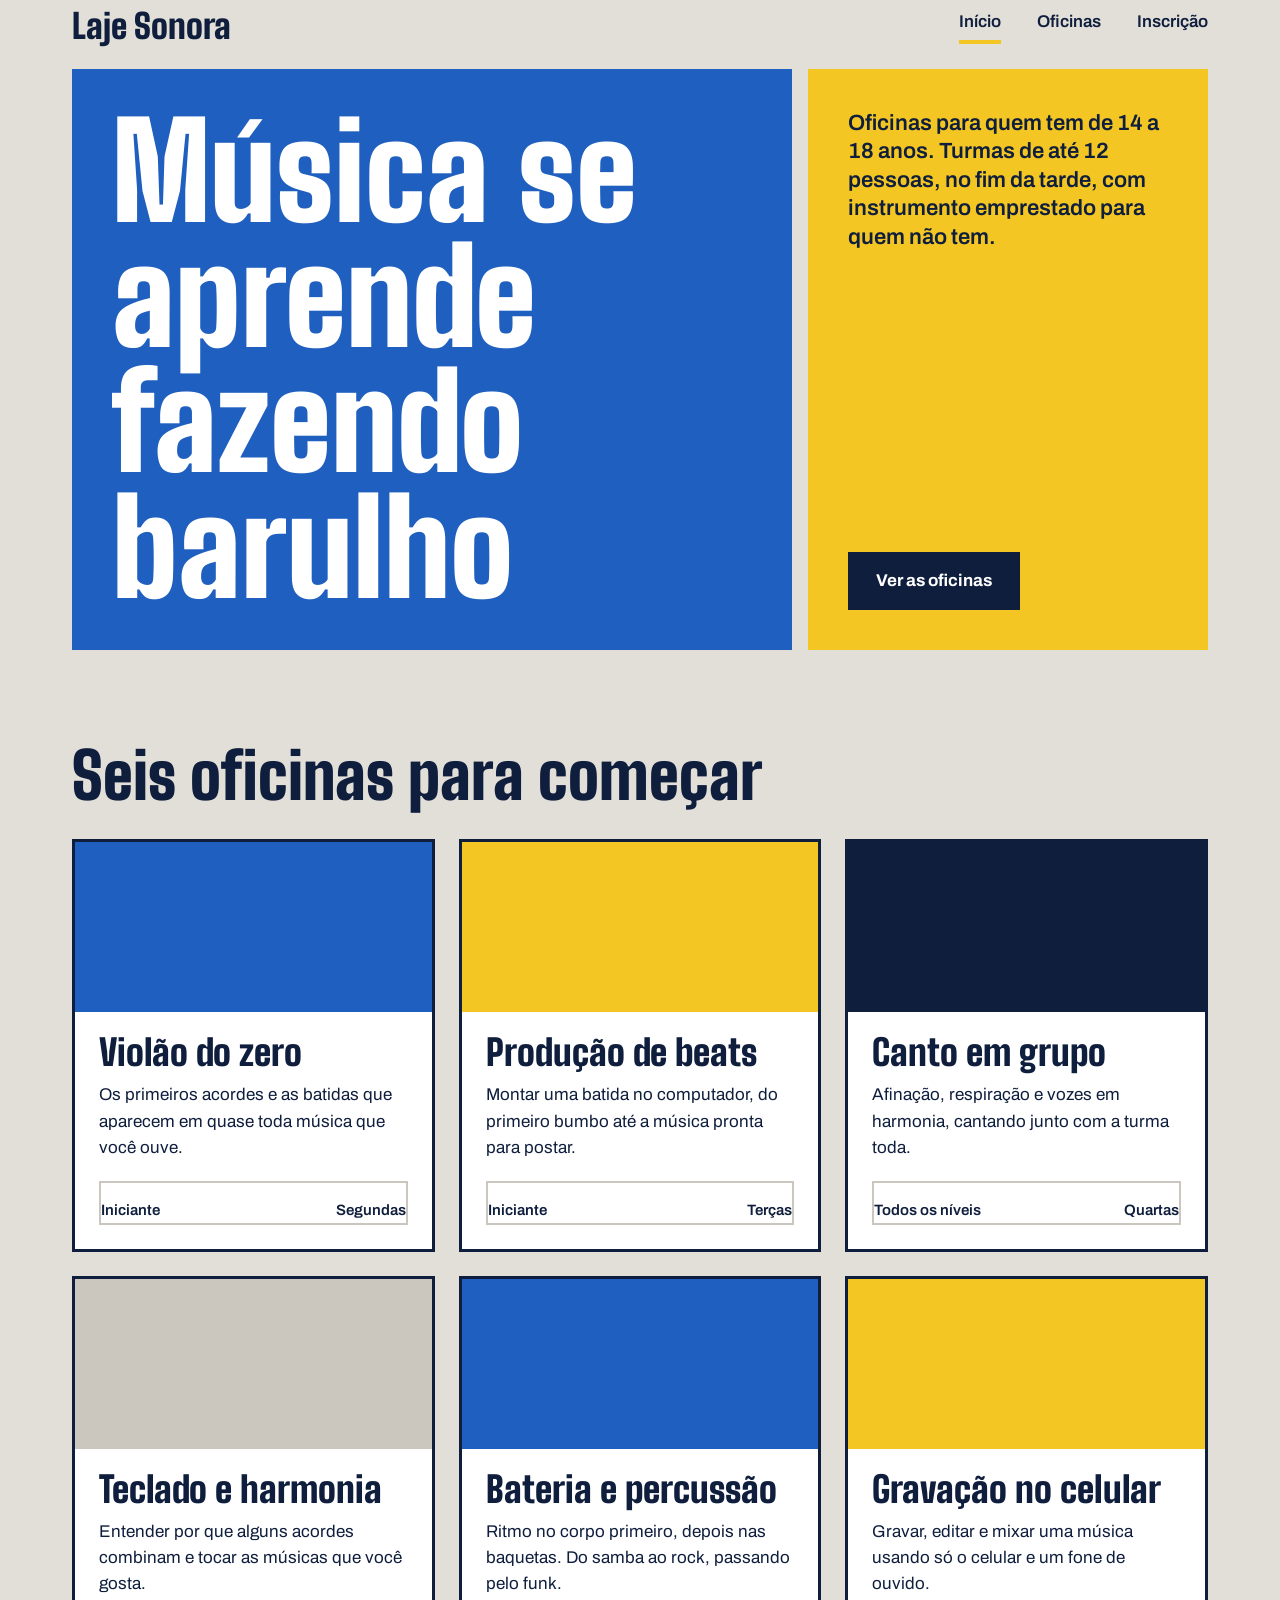
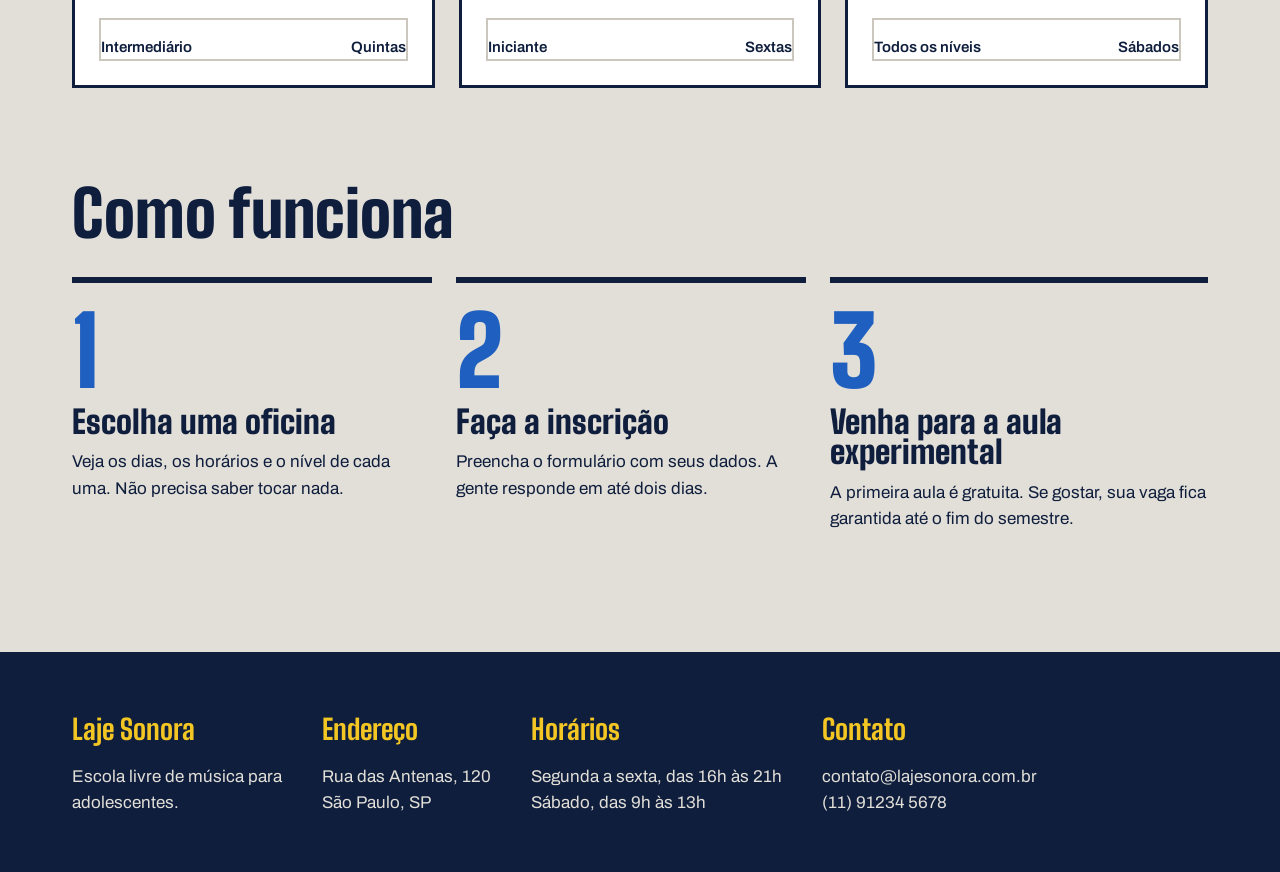
<file: index.html>
<!DOCTYPE html>
<html lang="pt-BR">
<head>
    <meta charset="UTF-8">
    <meta name="viewport" content="width=device-width, initial-scale=1.0">
    <link rel="preconnect" href="https://fonts.googleapis.com">
    <link rel="preconnect" href="https://fonts.gstatic.com" crossorigin>
    <link href="https://fonts.googleapis.com/css2?family=Archivo:ital,wght@0,100..900;1,100..900&family=Big+Shoulders:opsz,wght@10..72,100..900&display=swap" rel="stylesheet">
    <link rel="stylesheet" href="./index.css">
    <title>Laje Sonora | Início</title>
</head>
<body>
    <header class="conteudo topo">
        <a href="index.html" class="logo">Laje Sonora</a>
        <nav class="menu">
            <a href="index.html" class="atual">Início</a>
            <a href="oficinas.html">Oficinas</a>
            <a href="inscricao.html">Inscrição</a>
        </nav>
    </header>

    <main>
        <section class="conteudo cartazes">
            <div class="cartaz cartaz-principal">
                <h1>Música se aprende fazendo barulho</h1>
            </div>
            <div class="cartaz cartaz-lateral">
                <p>Oficinas para quem tem de 14 a 18 anos. Turmas de até 12 pessoas, no fim da tarde, com instrumento emprestado para quem não tem.</p>
                <a href="oficinas.html" class="botao">Ver as oficinas</a>
            </div>
        </section>
        <section class="conteudo secao">
            <h2 class="titulo-secao">Seis oficinas para começar</h2>
            <div class="cards">
                <article class="card">
                    <div class="foto foto-azul"></div>

                    <div class="card-texto">
                        <h3>Violão do zero</h3>
                        <p>Os primeiros acordes e as batidas que aparecem em quase toda música que você ouve.</p>
                        <div class="card-info">
                            <span>Iniciante</span>
                            <span>Segundas</span>
                        </div>
                    </div>

                </article>
                <article class="card">
                    <div class="foto foto-amarela"></div>

                    <div class="card-texto">
                        <h3>Produção de beats</h3>
                        <p>Montar uma batida no computador, do primeiro bumbo até a música pronta para postar.</p>
                        <div class="card-info">
                            <span>Iniciante</span>
                            <span>Terças</span>
                        </div>
                    </div>

                </article>
                <article class="card">
                    <div class="foto foto-tinta"></div>

                    <div class="card-texto">
                        <h3>Canto em grupo</h3>
                        <p>Afinação, respiração e vozes em harmonia, cantando junto com a turma toda.</p>
                        <div class="card-info">
                            <span>Todos os níveis</span>
                            <span>Quartas</span>
                        </div>
                    </div>

                </article>
                <article class="card">
                    <div class="foto"></div>

                    <div class="card-texto">
                        <h3>Teclado e harmonia</h3>
                        <p>Entender por que alguns acordes combinam e tocar as músicas que você gosta.</p>
                        <div class="card-info">
                            <span>Intermediário</span>
                            <span>Quintas</span>
                        </div>
                    </div>

                </article>
                <article class="card">
                    <div class="foto foto-azul"></div>

                    <div class="card-texto">
                        <h3>Bateria e percussão</h3>
                        <p>Ritmo no corpo primeiro, depois nas baquetas. Do samba ao rock, passando pelo funk.</p>
                        <div class="card-info">
                            <span>Iniciante</span>
                            <span>Sextas</span>
                        </div>
                    </div>

                </article>
                <article class="card">
                    <div class="foto foto-amarela"></div>

                    <div class="card-texto">
                        <h3>Gravação no celular</h3>
                        <p>Gravar, editar e mixar uma música usando só o celular e um fone de ouvido.</p>
                        <div class="card-info">
                            <span>Todos os níveis</span>
                            <span>Sábados</span>
                        </div>
                    </div>

                </article>
                
            </div>
        </section>

        <section class="conteudo secao">
            <h2 class="titulo-secao">Como funciona</h2>
            
            <div class="passos">
                <div class="passo">
                    <p class="passo-numero">1</p>
                    <h3>Escolha uma oficina</h3>
                    <p>Veja os dias, os horários e o nível de cada uma. Não precisa saber tocar nada.</p>
                </div>
                <div class="passo">
                    <p class="passo-numero">2</p>
                    <h3>Faça a inscrição</h3>
                    <p>Preencha o formulário com seus dados. A gente responde em até dois dias.</p>
                </div>
                <div class="passo">
                    <p class="passo-numero">3</p>
                    <h3>Venha para a aula experimental</h3>
                    <p>A primeira aula é gratuita. Se gostar, sua vaga fica garantida até o fim do semestre.</p>
                </div>
            </div>
        </section>
    </main>

    <footer class="rodape">
        <div class="conteudo rodape-colunas">
            <div class="rodape-coluna">
                <h4>Laje Sonora</h4>
                <p>Escola livre de música para <br> adolescentes.</p>
            </div>
            <div class="rodape-coluna">
                <h4>Endereço</h4>
                <p>Rua das Antenas, 120 <br> São Paulo, SP</p>
            </div>
            <div class="rodape-coluna">
                <h4>Horários</h4>
                <p>Segunda a sexta, das 16h às 21h <br> Sábado, das 9h às 13h</p>
            </div>
            <div class="rodape-coluna">
                <h4>Contato</h4>
                <p>contato@lajesonora.com.br <br>(11) 91234 5678</p>
            </div>
        </div>
    </footer>
</body>
</html>
</file>
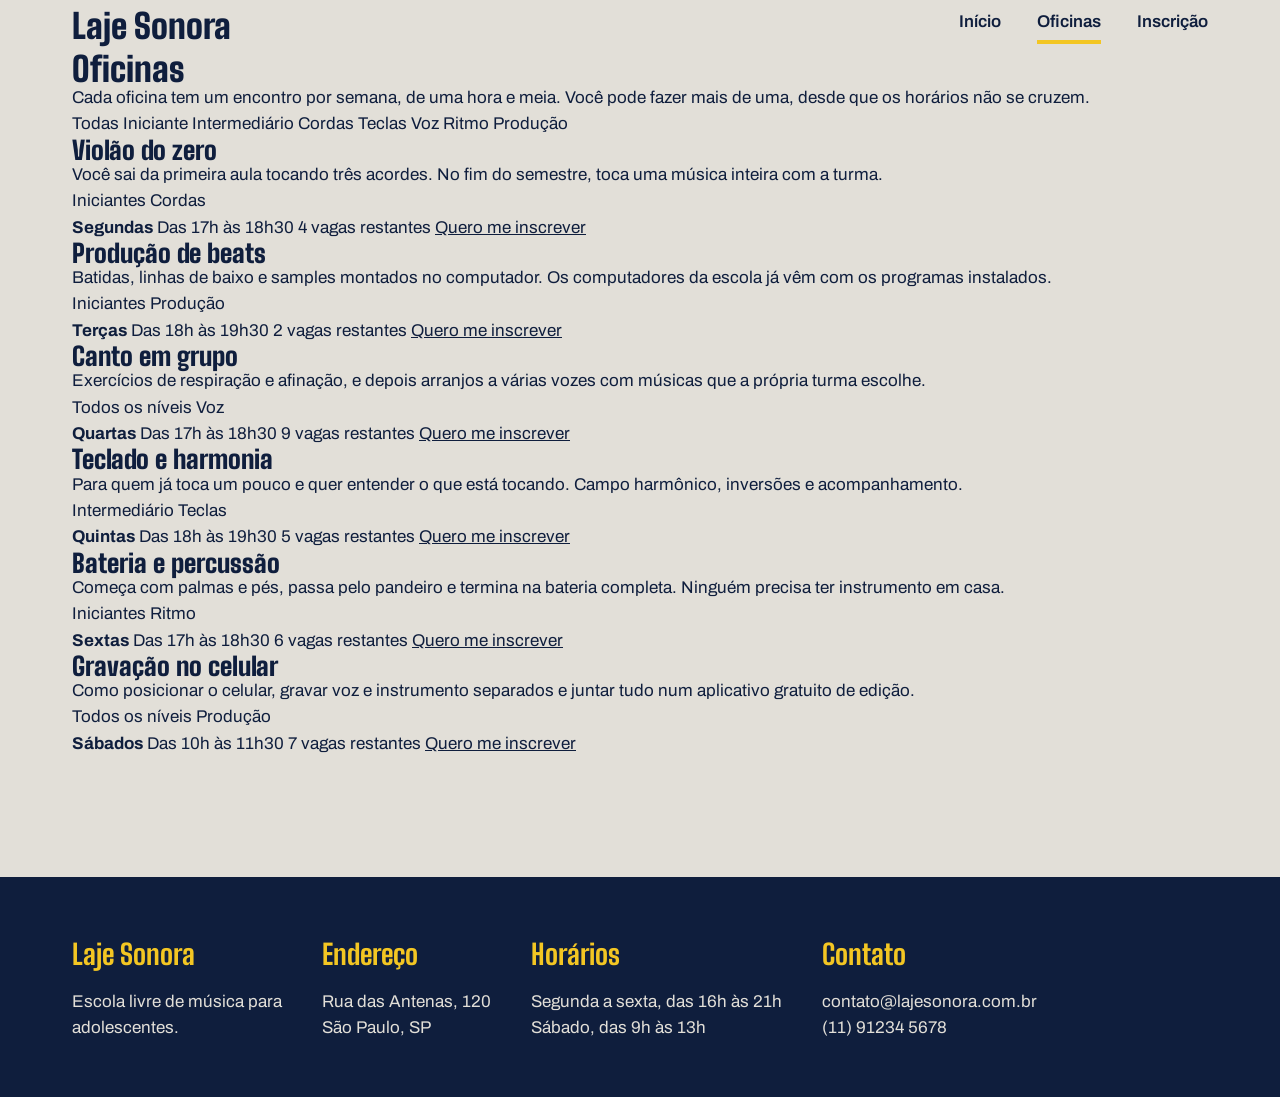
<file: oficinas.html>
<!DOCTYPE html>
<html lang="pt-BR">
<head>
    <meta charset="UTF-8">
    <meta name="viewport" content="width=device-width, initial-scale=1.0">
    <link rel="preconnect" href="https://fonts.googleapis.com">
    <link rel="preconnect" href="https://fonts.gstatic.com" crossorigin>
    <link href="https://fonts.googleapis.com/css2?family=Archivo:ital,wght@0,100..900;1,100..900&family=Big+Shoulders:opsz,wght@10..72,100..900&display=swap" rel="stylesheet">
    <link rel="stylesheet" href="./oficinas.css">
    <title>Laje Sonora | Oficinas</title>
</head>
<body>
    <header class="conteudo topo">
        <a href="index.html" class="logo">Laje Sonora</a>
        <nav class="menu">
            <a href="index.html">Início</a>
            <a href="oficinas.html" class="atual">Oficinas</a>
            <a href="inscricao.html">Inscrição</a>
        </nav>
    </header>

    <main class="conteudo">
        <h1 class="titulo-pagina">Oficinas</h1>
        <p class="subtitulo-pagina">Cada oficina tem um encontro por semana, de uma hora e meia. Você pode fazer mais de uma, desde que os horários não se cruzem.</p>
        <div class="filtros">
            <span class="filtro" class="ativo">Todas</span>
            <span class="filtro">Iniciante</span>
            <span class="filtro">Intermediário</span>
            <span class="filtro">Cordas</span>
            <span class="filtro">Teclas</span>
            <span class="filtro">Voz</span>
            <span class="filtro">Ritmo</span>
            <span class="filtro">Produção</span>
        </div>

        <div class="lista">
            <article class="oficina">
                <div class="foto foto-azul"></div>
                <div class="oficina-texto">
                    <h2>Violão do zero</h2>
                    <p>Você sai da primeira aula tocando três acordes. No fim do semestre, toca uma música inteira com a turma.</p>
                    <div class="etiquetas">
                        <span class="etiqueta">Iniciantes</span>
                        <span class="etiqueta">Cordas</span>
                    </div>
                </div>
                <div class="oficina-detalhes">
                    <strong>Segundas</strong>
                    <span>Das 17h às 18h30</span>
                    <span>4 vagas restantes</span>
                    <a href="./inscricao.html">Quero me inscrever</a>
                </div>
            </article>
            <article class="oficina">
                <div class="foto foto-amarela"></div>
                <div class="oficina-texto">
                    <h2>Produção de beats</h2>
                    <p>Batidas, linhas de baixo e samples montados no computador. Os computadores da escola já vêm com os programas instalados.</p>
                    <div class="etiquetas">
                        <span class="etiqueta">Iniciantes</span>
                        <span class="etiqueta">Produção</span>
                    </div>
                </div>
                <div class="oficina-detalhes">
                    <strong>Terças</strong>
                    <span>Das 18h às 19h30</span>
                    <span>2 vagas restantes</span>
                    <a href="./inscricao.html">Quero me inscrever</a>
                </div>
            </article>
            <article class="oficina">
                <div class="foto foto-tinta"></div>
                <div class="oficina-texto">
                    <h2>Canto em grupo</h2>
                    <p>Exercícios de respiração e afinação, e depois arranjos a várias vozes com músicas que a própria turma escolhe.</p>
                    <div class="etiquetas">
                        <span class="etiqueta">Todos os níveis</span>
                        <span class="etiqueta">Voz</span>
                    </div>
                </div>
                <div class="oficina-detalhes">
                    <strong>Quartas</strong>
                    <span>Das 17h às 18h30</span>
                    <span>9 vagas restantes</span>
                    <a href="./inscricao.html">Quero me inscrever</a>
                </div>
            </article>
            <article class="oficina">
                <div class="foto"></div>
                <div class="oficina-texto">
                    <h2>Teclado e harmonia</h2>
                    <p>Para quem já toca um pouco e quer entender o que está tocando. Campo harmônico, inversões e acompanhamento.</p>
                    <div class="etiquetas">
                        <span class="etiqueta">Intermediário</span>
                        <span class="etiqueta">Teclas</span>
                    </div>
                </div>
                <div class="oficina-detalhes">
                    <strong>Quintas</strong>
                    <span>Das 18h às 19h30</span>
                    <span>5 vagas restantes</span>
                    <a href="./inscricao.html">Quero me inscrever</a>
                </div>
            </article>
            <article class="oficina">
                <div class="foto foto-azul"></div>
                <div class="oficina-texto">
                    <h2>Bateria e percussão</h2>
                    <p>Começa com palmas e pés, passa pelo pandeiro e termina na bateria completa. Ninguém precisa ter instrumento em casa.</p>
                    <div class="etiquetas">
                        <span class="etiqueta">Iniciantes</span>
                        <span class="etiqueta">Ritmo</span>
                    </div>
                </div>
                <div class="oficina-detalhes">
                    <strong>Sextas</strong>
                    <span>Das 17h às 18h30</span>
                    <span>6 vagas restantes</span>
                    <a href="./inscricao.html">Quero me inscrever</a>
                </div>
            </article>
            <article class="oficina">
                <div class="foto foto-amarela"></div>
                <div class="oficina-texto">
                    <h2>Gravação no celular</h2>
                    <p>Como posicionar o celular, gravar voz e instrumento separados e juntar tudo num aplicativo gratuito de edição.</p>
                    <div class="etiquetas">
                        <span class="etiqueta">Todos os níveis</span>
                        <span class="etiqueta">Produção</span>
                    </div>
                </div>
                <div class="oficina-detalhes">
                    <strong>Sábados</strong>
                    <span>Das 10h às 11h30</span>
                    <span>7 vagas restantes</span>
                    <a href="./inscricao.html">Quero me inscrever</a>
                </div>
            </article>
        </div>


    </main>

    <footer class="rodape">
        <div class="conteudo rodape-colunas">
            <div class="rodape-coluna">
                <h4>Laje Sonora</h4>
                <p>Escola livre de música para <br> adolescentes.</p>
            </div>
            <div class="rodape-coluna">
                <h4>Endereço</h4>
                <p>Rua das Antenas, 120 <br> São Paulo, SP</p>
            </div>
            <div class="rodape-coluna">
                <h4>Horários</h4>
                <p>Segunda a sexta, das 16h às 21h <br> Sábado, das 9h às 13h</p>
            </div>
            <div class="rodape-coluna">
                <h4>Contato</h4>
                <p>contato@lajesonora.com.br <br>(11) 91234 5678</p>
            </div>
        </div>
    </footer>
</body>
</html>
</file>
<file: index.css>
*{
    margin: 0;
    padding: 0;
    box-sizing: border-box;
}

:root{
    --concreto: #E2DFD8;

    --concreto-escuro: #CBC7BE;

    --tinta: #0F1E3D;

    --caixa-dagua: #1F5FBF;

    --fita: #F3C623;

    --branco: #FFFFFF;

    --fonte-cartaz: "Big Shoulders", "Arial Narrow", sans-serif;

    --fonte-texto: "Archivo", Arial, sans-serif;
}

body{
    background-color: var(--concreto);
    color: var(--tinta);
    font-family: var(--fonte-texto);
    font-size: 17px;
    line-height: 1.55;
}

a{
    color: inherit;
}

h1, h2, h3{
    font-family: var(--fonte-cartaz);
    font-weight: 900;
    line-height: 0.95;
}

.conteudo{
    max-width: 1200px;
    margin-inline: auto;
    padding-inline: 32px;
}

.topo{
    padding-block: 28x;
    display: flex;
    justify-content: space-between;
    align-items: center;
}

.logo{
    font-family: var(--fonte-cartaz);
    font-size: 34px;
    font-weight: 900;
    text-decoration: none;
}

.menu{
    display: flex;
    gap: 36px;
}

.menu a{
    font-weight: 600;
    text-decoration: none;
    padding-bottom: 4px;
    border-bottom: 4px solid transparent;
}

.menu a:hover{
    border-bottom-color: var(--tinta);
}

.menu a.atual{
    border-bottom-color: var(--fita);
}

.cartazes{
    margin-top: 16px;
    display: flex;
    gap: 16px;
}

.cartaz{
    padding: 40px;
}

.cartaz-principal{
    background: var(--caixa-dagua);
    color: var(--branco);
    flex: 2;

    h1{
        font-size: 132px;
        max-height: 9ch;
    }
}

.cartaz-lateral{
    background: var(--fita);
    flex: 1;
    display: flex;
    flex-direction: column;
    justify-content: space-between;
    gap: 32px;
    align-items: flex-start;

    p{
        font-size: 22px;
        font-weight: 600;
        line-height: 1.3;
    }
}

.botao{
    background: var(--tinta);
    color: var(--branco);
    font-weight: 700;
    text-decoration: none;
    padding: 16px 28px;
    border: none;
    font-family: var(--fonte-texto);
    cursor: pointer;
}

.botao:hover{
    background: var(--caixa-dagua);
}

.secao{
    margin-top: 96px;
}

.titulo-secao{
    font-size: 64px;
    margin-bottom: 32px;
}

.cards{
    display: flex;
    flex-wrap: wrap;
    gap: 24px;
}

.card{
    background-color: var(--branco);
    border: 3px solid var(--tinta);
    flex: 1 1 340px;

    h3{
        font-size: 36px;
        margin-bottom: 12px;
    }
}

.card .foto{
    height: 170px;
}

.foto{
    background-color: var(--concreto-escuro);
}

.foto-azul{
    background-color: var(--caixa-dagua);
}

.foto-amarela{
    background-color: var(--fita);
}
.foto-tinta{
    background-color: var(--tinta);
}

.card-texto{
    padding: 24px;
}

.card-info{
    margin-top: 20px;
    padding-top: 16px;
    border: 2px solid var(--concreto-escuro);
    font-weight: 600;
    font-size: 15px;
    display: flex;
    justify-content: space-between;
}

.passos{
    display: flex;
    gap: 24px;
}

.passo{
    border-top: 6px solid var(--tinta);
    padding-top: 20px;
}

.passo h3{
    font-size: 32px;
    margin-block: 8px 12px;
}

.passo-numero{
    font-family: var(--fonte-cartaz);
    font-size: 96px;
    font-weight: 900;
    line-height: 1;
    color: var(--caixa-dagua);
}

.rodape{
    margin-top: 120px;
    background: var(--tinta);
    color: var(--concreto);
    padding-block: 56px;
}

.rodape-colunas{
    display: flex;
    gap: 40px;
}

.rodape h4{
    font-family: var(--fonte-cartaz);
    font-size: 28px;
    color: var(--fita);
    margin-bottom: 12px;
}
</file>
<file: oficinas.css>
*{
    margin: 0;
    padding: 0;
    box-sizing: border-box;
}

:root{
    --concreto: #E2DFD8;

    --concreto-escuro: #CBC7BE;

    --tinta: #0F1E3D;

    --caixa-dagua: #1F5FBF;

    --fita: #F3C623;

    --branco: #FFFFFF;

    --fonte-cartaz: "Big Shoulders", "Arial Narrow", sans-serif;

    --fonte-texto: "Archivo", Arial, sans-serif;
}

body{
    background-color: var(--concreto);
    color: var(--tinta);
    font-family: var(--fonte-texto);
    font-size: 17px;
    line-height: 1.55;
}

a{
    color: inherit;
}

h1, h2, h3{
    font-family: var(--fonte-cartaz);
    font-weight: 900;
    line-height: 0.95;
}

.conteudo{
    max-width: 1200px;
    margin-inline: auto;
    padding-inline: 32px;
}

.topo{
    padding-block: 28x;
    display: flex;
    justify-content: space-between;
    align-items: center;
}

.logo{
    font-family: var(--fonte-cartaz);
    font-size: 34px;
    font-weight: 900;
    text-decoration: none;
}

.menu{
    display: flex;
    gap: 36px;
}

.menu a{
    font-weight: 600;
    text-decoration: none;
    padding-bottom: 4px;
    border-bottom: 4px solid transparent;
}

.menu a:hover{
    border-bottom-color: var(--tinta);
}

.menu a.atual{
    border-bottom-color: var(--fita);
}

.cartazes{
    margin-top: 16px;
    display: flex;
    gap: 16px;
}

.cartaz{
    padding: 40px;
}

.cartaz-principal{
    background: var(--caixa-dagua);
    color: var(--branco);
    flex: 2;

    h1{
        font-size: 132px;
        max-height: 9ch;
    }
}

.cartaz-lateral{
    background: var(--fita);
    flex: 1;
    display: flex;
    flex-direction: column;
    justify-content: space-between;
    gap: 32px;
    align-items: flex-start;

    p{
        font-size: 22px;
        font-weight: 600;
        line-height: 1.3;
    }
}

.botao{
    background: var(--tinta);
    color: var(--branco);
    font-weight: 700;
    text-decoration: none;
    padding: 16px 28px;
    border: none;
    font-family: var(--fonte-texto);
    cursor: pointer;
}

.botao:hover{
    background: var(--caixa-dagua);
}

.secao{
    margin-top: 96px;
}

.titulo-secao{
    font-size: 64px;
    margin-bottom: 32px;
}

.cards{
    display: flex;
    flex-wrap: wrap;
    gap: 24px;
}

.card{
    background-color: var(--branco);
    border: 3px solid var(--tinta);
    flex: 1 1 340px;

    h3{
        font-size: 36px;
        margin-bottom: 12px;
    }
}

.card .foto{
    height: 170px;
}

.foto{
    background-color: var(--concreto-escuro);
}

.foto-azul{
    background-color: var(--caixa-dagua);
}

.foto-amarela{
    background-color: var(--fita);
}
.foto-tinta{
    background-color: var(--tinta);
}

.card-texto{
    padding: 24px;
}

.card-info{
    margin-top: 20px;
    padding-top: 16px;
    border: 2px solid var(--concreto-escuro);
    font-weight: 600;
    font-size: 15px;
    display: flex;
    justify-content: space-between;
}

.passos{
    display: flex;
    gap: 24px;
}

.passo{
    border-top: 6px solid var(--tinta);
    padding-top: 20px;
}

.passo h3{
    font-size: 32px;
    margin-block: 8px 12px;
}

.passo-numero{
    font-family: var(--fonte-cartaz);
    font-size: 96px;
    font-weight: 900;
    line-height: 1;
    color: var(--caixa-dagua);
}

.rodape{
    margin-top: 120px;
    background: var(--tinta);
    color: var(--concreto);
    padding-block: 56px;
}

.rodape-colunas{
    display: flex;
    gap: 40px;
}

.rodape h4{
    font-family: var(--fonte-cartaz);
    font-size: 28px;
    color: var(--fita);
    margin-bottom: 12px;
}
</file>
